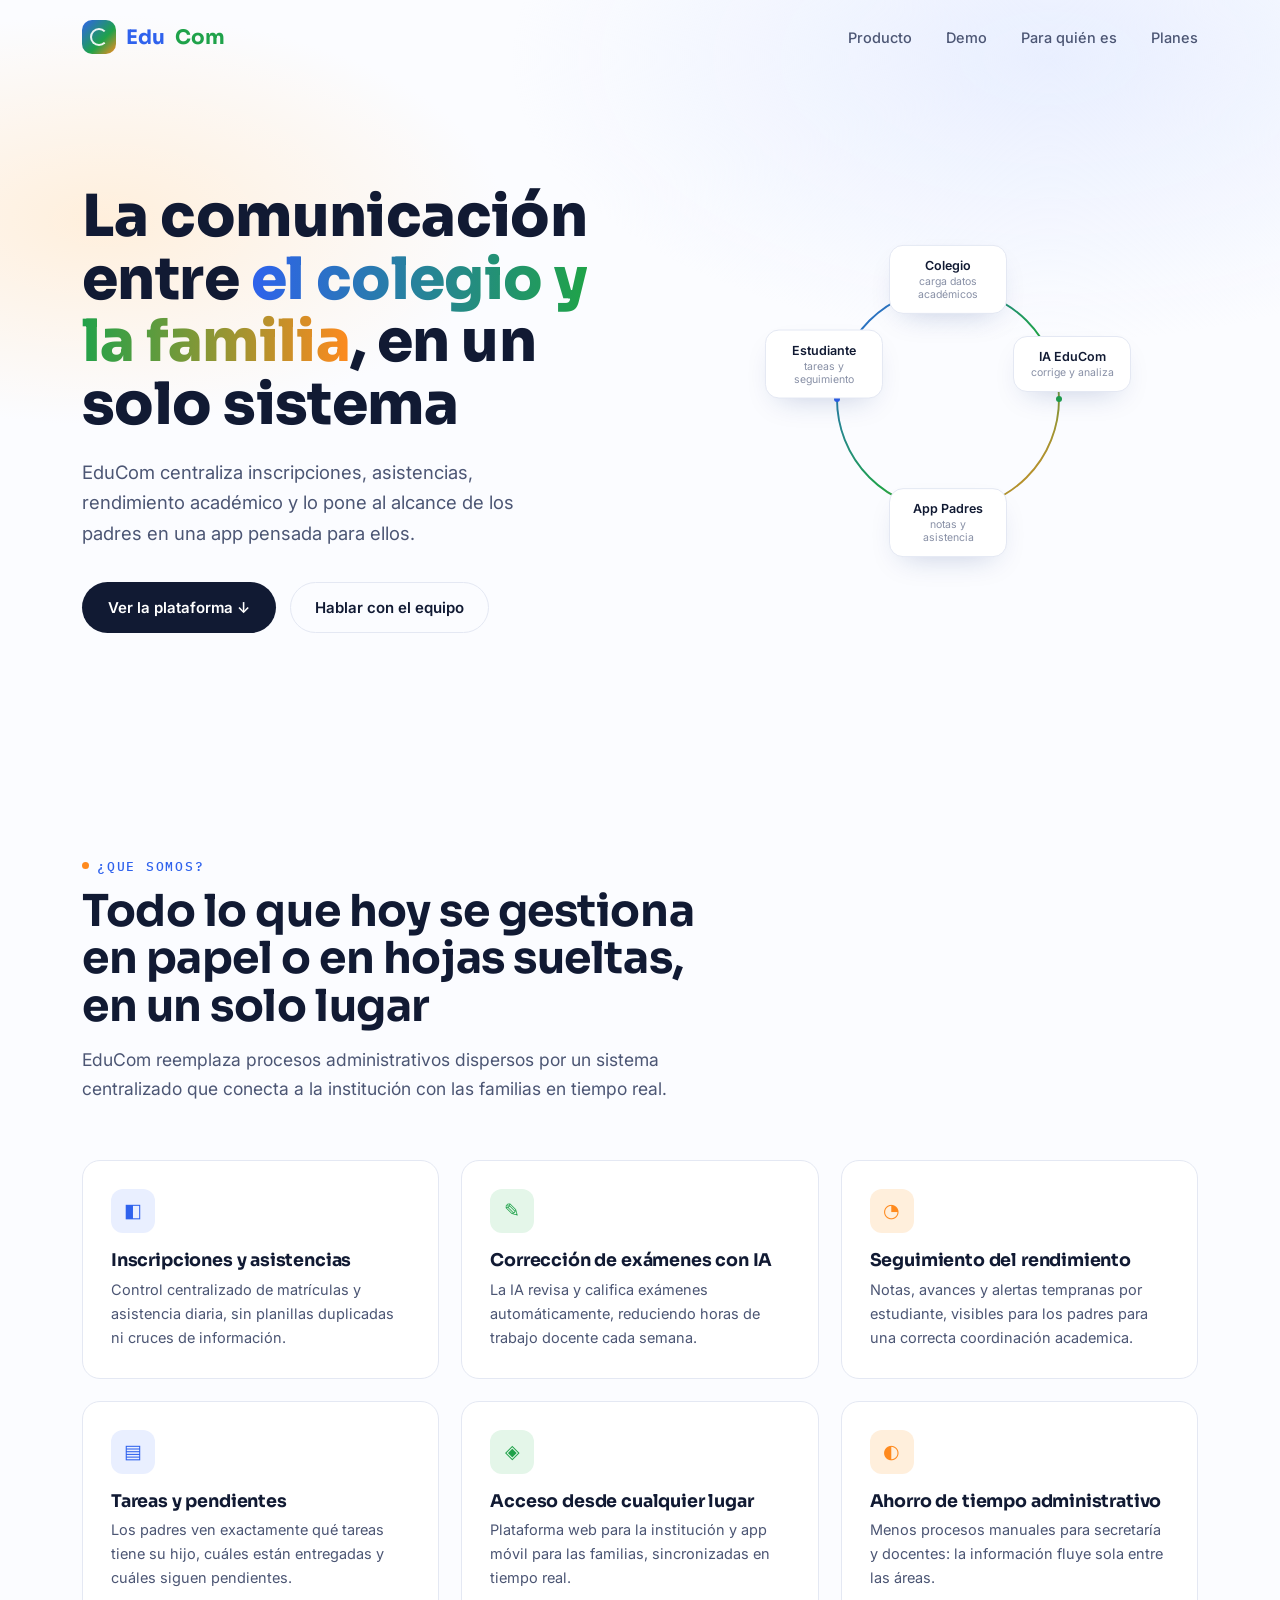
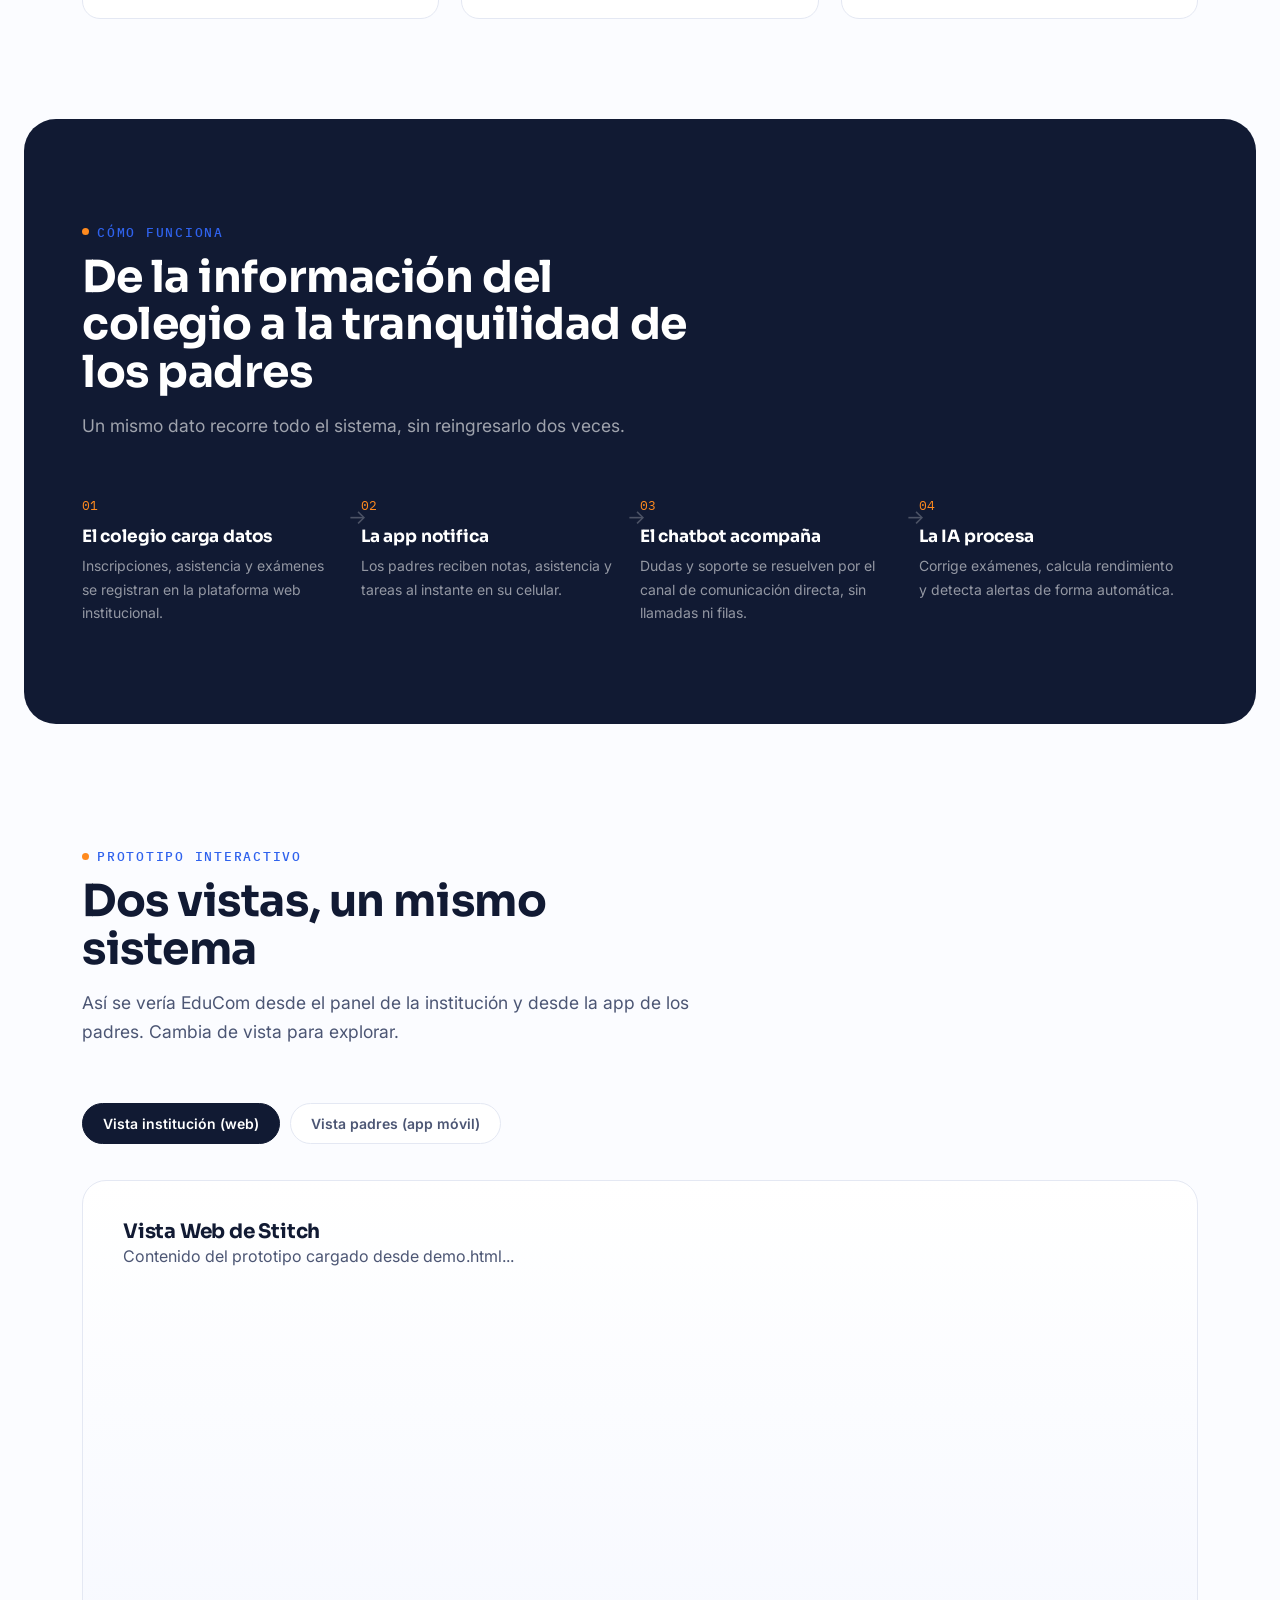
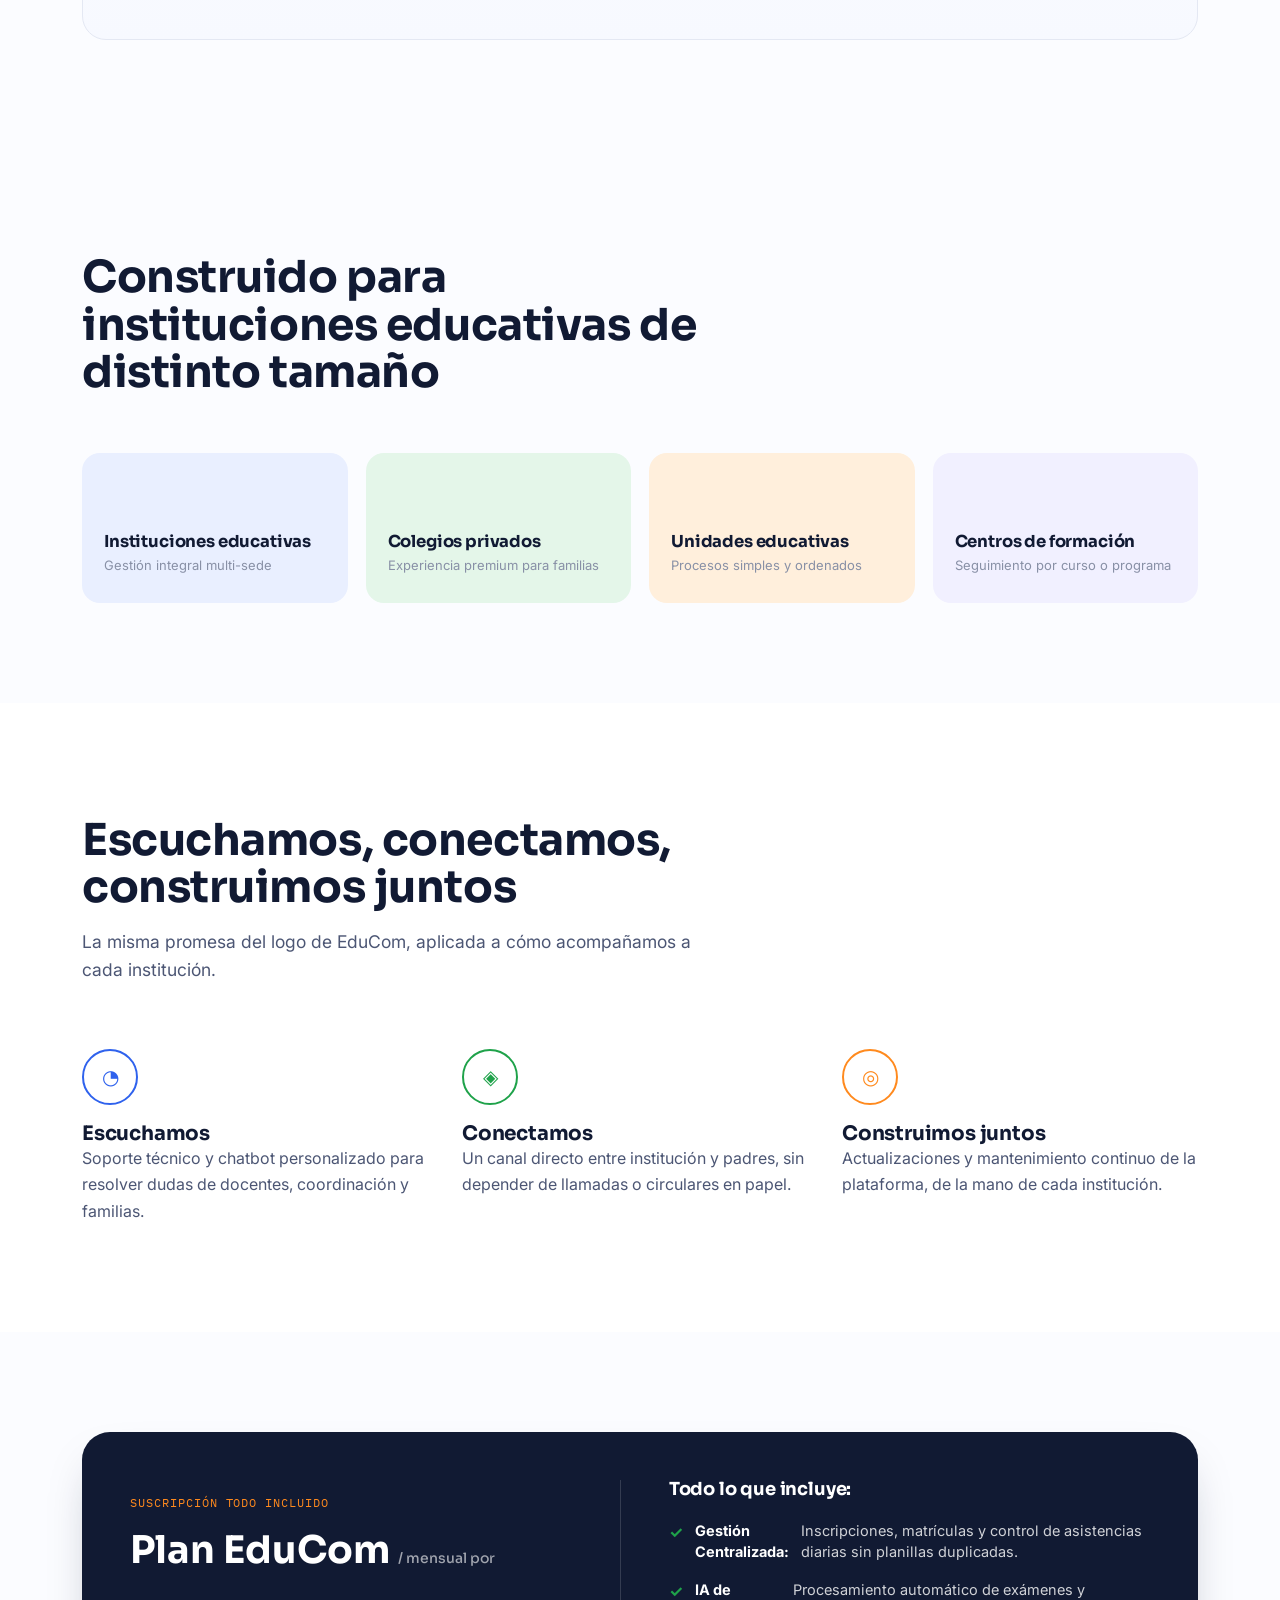
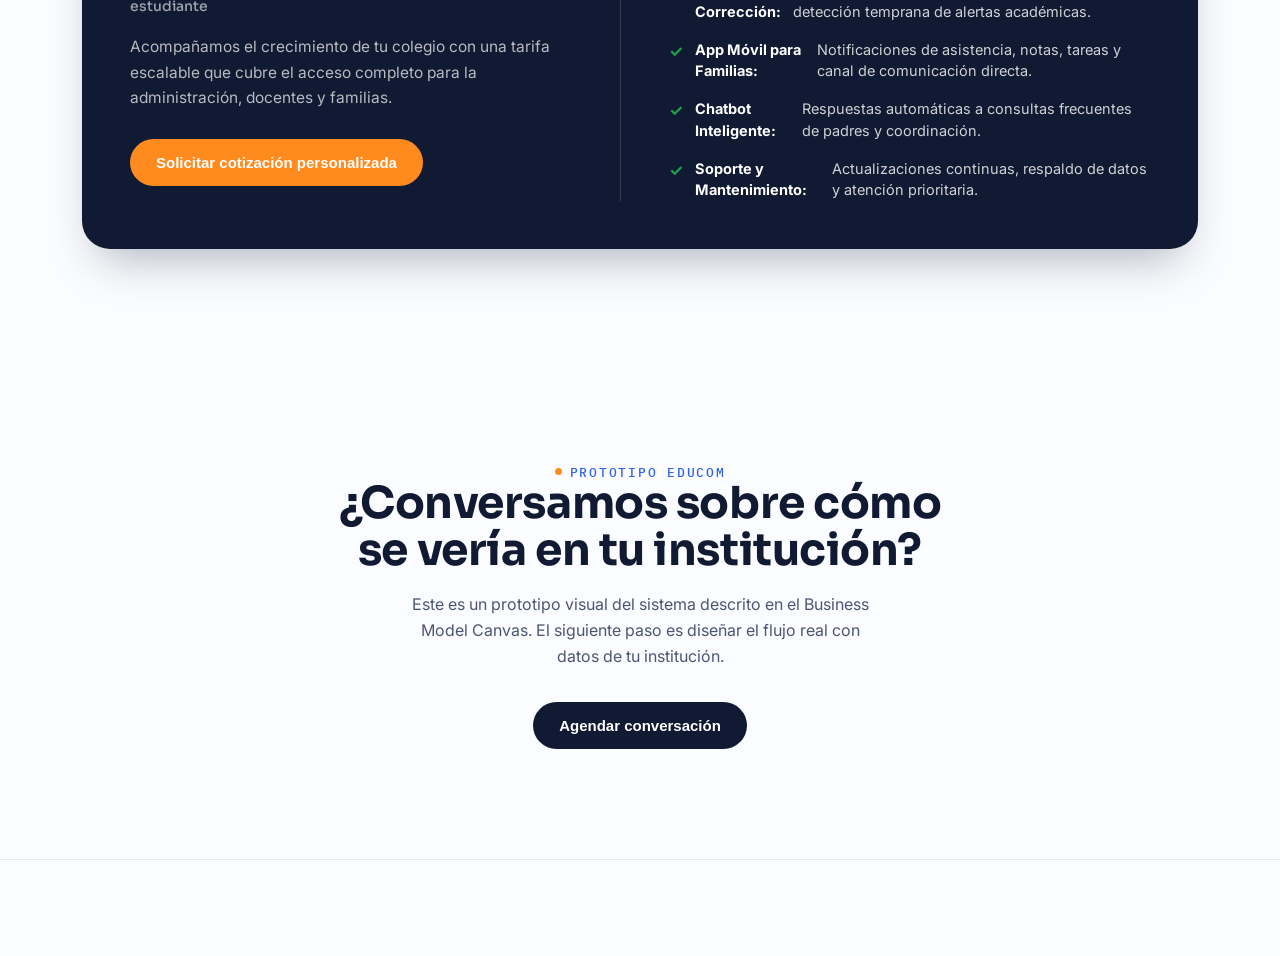
<file: index.html>
<!DOCTYPE html>
<html lang="es">
<head>
<meta charset="UTF-8">
<meta name="viewport" content="width=device-width, initial-scale=1.0">
<title>EduCom — El valor de la comunicación</title>
<link rel="preconnect" href="https://fonts.googleapis.com">
<link rel="preconnect" href="https://fonts.gstatic.com" crossorigin>
<link href="https://fonts.googleapis.com/css2?family=Sora:wght@400;500;600;700;800&family=Inter:wght@400;500;600;700&family=IBM+Plex+Mono:wght@400;500&display=swap" rel="stylesheet">
<link rel="stylesheet" href="style.css">
</head>
<body>

<header id="header">
  <nav class="wrap">
    <div class="brand"><span class="brand-mark"></span><span class="edu">Edu</span><span class="com">Com</span></div>
    <div class="navlinks">
      <a href="#producto">Producto</a>
      <a href="#demo">Demo</a>
      <a href="#segmentos">Para quién es</a>
      <a href="#planes">Planes</a>
    </div>

  </nav>
</header>

<section class="hero">
  <div class="wrap hero-grid">
    <div>
      <h1>La comunicación entre <em>el colegio y la familia</em>, en un solo sistema</h1>
      <p class="lead">EduCom centraliza inscripciones, asistencias, rendimiento académico  y lo pone al alcance de los padres en una app pensada para ellos.</p>
      <div class="hero-actions">
        <a class="btn-primary" href="#demo">Ver la plataforma ↓</a>
        <a class="btn-ghost" href="#contacto">Hablar con el equipo</a>
      </div>
    </div>
    <div class="loop-wrap reveal">
      <svg class="loop-svg" viewBox="0 0 400 400">
        <defs>
          <linearGradient id="loopGrad" x1="0%" y1="0%" x2="100%" y2="100%">
            <stop offset="0%" stop-color="#2F62ED"/>
            <stop offset="55%" stop-color="#1FA24A"/>
            <stop offset="100%" stop-color="#FF8A1E"/>
          </linearGradient>
        </defs>
        <circle cx="200" cy="200" r="148" fill="none" stroke="#E4E8F3" stroke-width="2"/>
        <circle id="loopCircle" cx="200" cy="200" r="148" fill="none" stroke="url(#loopGrad)" stroke-width="2.5"
          stroke-dasharray="930" stroke-dashoffset="930" stroke-linecap="round"/>
        <circle cx="200" cy="52" r="4" fill="#2F62ED"/>
        <circle cx="348" cy="200" r="4" fill="#1FA24A"/>
        <circle cx="200" cy="348" r="4" fill="#FF8A1E"/>
        <circle cx="52" cy="200" r="4" fill="#2F62ED"/>
      </svg>
      <div class="loop-node n-school"><span class="dot"></span>Colegio<small>carga datos académicos</small></div>
      <div class="loop-node n-ai"><span class="dot"></span>IA EduCom<small>corrige y analiza</small></div>
      <div class="loop-node n-parent"><span class="dot"></span>App Padres<small>notas y asistencia</small></div>
      <div class="loop-node n-student"><span class="dot"></span>Estudiante<small>tareas y seguimiento</small></div>
    </div>
  </div>
</section>

<section class="features" id="producto">
  <div class="wrap">
    <div class="section-head reveal">
      <span class="eyebrow">¿Que somos?</span>
      <h2>Todo lo que hoy se gestiona en papel o en hojas sueltas, en un solo lugar</h2>
      <p>EduCom reemplaza procesos administrativos dispersos por un sistema centralizado que conecta a la institución con las familias en tiempo real.</p>
    </div>
    <div class="feature-grid">
      <div class="feature-card reveal">
        <div class="icon icon-blue">◧</div>
        <h3>Inscripciones y asistencias</h3>
        <p>Control centralizado de matrículas y asistencia diaria, sin planillas duplicadas ni cruces de información.</p>
      </div>
      <div class="feature-card reveal">
        <div class="icon icon-green">✎</div>
        <h3>Corrección de exámenes con IA</h3>
        <p>La IA revisa y califica exámenes automáticamente, reduciendo horas de trabajo docente cada semana.</p>
      </div>
      <div class="feature-card reveal">
        <div class="icon icon-orange">◔</div>
        <h3>Seguimiento del rendimiento</h3>
        <p>Notas, avances y alertas tempranas por estudiante, visibles para los padres para una correcta coordinación academica.</p>
      </div>
      <div class="feature-card reveal">
        <div class="icon icon-blue">▤</div>
        <h3>Tareas y pendientes</h3>
        <p>Los padres ven exactamente qué tareas tiene su hijo, cuáles están entregadas y cuáles siguen pendientes.</p>
      </div>
      <div class="feature-card reveal">
        <div class="icon icon-green">◈</div>
        <h3>Acceso desde cualquier lugar</h3>
        <p>Plataforma web para la institución y app móvil para las familias, sincronizadas en tiempo real.</p>
      </div>
      <div class="feature-card reveal">
        <div class="icon icon-orange">◐</div>
        <h3>Ahorro de tiempo administrativo</h3>
        <p>Menos procesos manuales para secretaría y docentes: la información fluye sola entre las áreas.</p>
      </div>
    </div>
  </div>
</section>

<section class="flow">
  <div class="wrap">
    <div class="section-head reveal">
      <span class="eyebrow">Cómo funciona</span>
      <h2>De la información del colegio a la tranquilidad de los padres</h2>
      <p>Un mismo dato recorre todo el sistema, sin reingresarlo dos veces.</p>
    </div>
    <div class="flow-steps">
      <div class="flow-step reveal">
        <span class="num">01</span>
        <h3>El colegio carga datos</h3>
        <p>Inscripciones, asistencia y exámenes se registran en la plataforma web institucional.</p>
      </div>
      <div class="flow-step reveal">
        <span class="num">02</span>
        <h3>La app notifica</h3>
        <p>Los padres reciben notas, asistencia y tareas al instante en su celular.</p>
      </div>
      <div class="flow-step reveal">
        <span class="num">03</span>
        <h3>El chatbot acompaña</h3>
        <p>Dudas y soporte se resuelven por el canal de comunicación directa, sin llamadas ni filas.</p>
      </div>
      <div class="flow-step reveal">
        <span class="num">04</span>
        <h3>La IA procesa</h3>
        <p>Corrige exámenes, calcula rendimiento y detecta alertas de forma automática.</p>
      </div>
    </div>
  </div>
</section>

<section class="demo" id="demo">
  <div class="wrap">
    <div class="section-head reveal">
      <span class="eyebrow">Prototipo interactivo</span>
      <h2>Dos vistas, un mismo sistema</h2>
      <p>Así se vería EduCom desde el panel de la institución y desde la app de los padres. Cambia de vista para explorar.</p>
    </div>

    <div class="demo-tabs reveal">
      <div class="demo-tab active" data-tab="web">Vista institución (web)</div>
      <div class="demo-tab" data-tab="app">Vista padres (app móvil)</div>
    </div>

    <!-- Contenedor donde se cargará el contenido de demo.html -->
    <div id="demo-container">
      <p>Cargando demo...</p>
    </div>

  </div>
</section>

<section class="audience" id="segmentos">
  <div class="wrap">
    <div class="section-head reveal">
      <h2>Construido para instituciones educativas de distinto tamaño</h2>
    </div>
    <div class="aud-grid">
      <div class="aud-card aud-1 reveal"><h3>Instituciones educativas</h3><p>Gestión integral multi-sede</p></div>
      <div class="aud-card aud-2 reveal"><h3>Colegios privados</h3><p>Experiencia premium para familias</p></div>
      <div class="aud-card aud-3 reveal"><h3>Unidades educativas</h3><p>Procesos simples y ordenados</p></div>
      <div class="aud-card aud-4 reveal"><h3>Centros de formación</h3><p>Seguimiento por curso o programa</p></div>
    </div>
  </div>
</section>

<section class="comm">
  <div class="wrap">
    <div class="section-head reveal">
      <h2>Escuchamos, conectamos, construimos juntos</h2>
      <p>La misma promesa del logo de EduCom, aplicada a cómo acompañamos a cada institución.</p>
    </div>
    <div class="comm-grid">
      <div class="comm-card reveal">
        <div class="ring">◔</div>
        <h3>Escuchamos</h3>
        <p>Soporte técnico y chatbot personalizado para resolver dudas de docentes, coordinación y familias.</p>
      </div>
      <div class="comm-card reveal">
        <div class="ring">◈</div>
        <h3>Conectamos</h3>
        <p>Un canal directo entre institución y padres, sin depender de llamadas o circulares en papel.</p>
      </div>
      <div class="comm-card reveal">
        <div class="ring">◎</div>
        <h3>Construimos juntos</h3>
        <p>Actualizaciones y mantenimiento continuo de la plataforma, de la mano de cada institución.</p>
      </div>
    </div>
  </div>
</section>

<section class="pricing" id="planes">
  <div class="wrap">
    <div class="price-card-single reveal">
      <div class="price-main">
        <span class="tag">Suscripción Todo Incluido</span>
        <div class="price">Plan EduCom <span> / mensual por estudiante</span></div>
        <p>Acompañamos el crecimiento de tu colegio con una tarifa escalable que cubre el acceso completo para la administración, docentes y familias.</p>
        <button class="btn-primary">Solicitar cotización personalizada</button>
      </div>

      <div class="price-features">
        <h3>Todo lo que incluye:</h3>
        <ul class="features-list">
          <li><strong>Gestión Centralizada:</strong> Inscripciones, matrículas y control de asistencias diarias sin planillas duplicadas.</li>
          <li><strong>IA de Corrección:</strong> Procesamiento automático de exámenes y detección temprana de alertas académicas.</li>
          <li><strong>App Móvil para Familias:</strong> Notificaciones de asistencia, notas, tareas y canal de comunicación directa.</li>
          <li><strong>Chatbot Inteligente:</strong> Respuestas automáticas a consultas frecuentes de padres y coordinación.</li>
          <li><strong>Soporte y Mantenimiento:</strong> Actualizaciones continuas, respaldo de datos y atención prioritaria.</li>
        </ul>
      </div>
    </div>
  </div>
</section>

<section class="cta-final">
  <div class="wrap">
    <span class="eyebrow" style="justify-content:center;">Prototipo EduCom</span>
    <h2>¿Conversamos sobre cómo se vería en tu institución?</h2>
    <p>Este es un prototipo visual del sistema descrito en el Business Model Canvas. El siguiente paso es diseñar el flujo real con datos de tu institución.</p>
    <button class="btn-primary">Agendar conversación</button>
  </div>
</section>

<footer>
  <div class="wrap">
 
</footer>

<script src="function.js"></script>
</script>
</body>
</html>
</file>
<file: style.css>
:root{
    --blue-deep:#0F2E7A;
    --blue:#2F62ED;
    --blue-soft:#E9EFFF;
    --green:#1FA24A;
    --green-soft:#E4F6E9;
    --orange:#FF8A1E;
    --orange-soft:#FFEFDC;
    --ink:#111A33;
    --ink-60:#4C5674;
    --ink-40:#8890A6;
    --paper:#FBFCFF;
    --line:#E4E8F3;
    --white:#FFFFFF;
    --radius:18px;
    --font-display:'Sora', sans-serif;
    --font-body:'Inter', sans-serif;
    --font-mono:'IBM Plex Mono', monospace;
  }

  *{box-sizing:border-box; margin:0; padding:0;}
  html{scroll-behavior:smooth;}
  body{
    font-family:var(--font-body);
    color:var(--ink);
    background:var(--paper);
    -webkit-font-smoothing:antialiased;
    overflow-x:hidden;
  }
  img{max-width:100%; display:block;}
  a{color:inherit; text-decoration:none;}
  ul{list-style:none;}
  section{position:relative;}
  .wrap{max-width:1180px; margin:0 auto; padding:0 32px;}
  .eyebrow{
    font-family:var(--font-mono);
    font-size:12.5px;
    letter-spacing:.14em;
    text-transform:uppercase;
    color:var(--blue);
    font-weight:500;
    display:inline-flex;
    align-items:center;
    gap:8px;
  }
  .eyebrow::before{
    content:'';
    width:7px; height:7px; border-radius:50%;
    background:var(--orange);
    display:inline-block;
  }
  h1,h2,h3,h4{font-family:var(--font-display); color:var(--ink); line-height:1.08; letter-spacing:-0.01em;}
  h2{font-size:clamp(30px,3.6vw,44px); font-weight:700;}
  h3{font-size:20px; font-weight:700;}
  p{color:var(--ink-60); line-height:1.65; font-size:16px;}
  .section-head{max-width:640px; margin-bottom:56px;}
  .section-head h2{margin-top:14px;}
  .section-head p{margin-top:16px; font-size:17.5px;}

  /* reveal on scroll */
  .reveal{opacity:0; transform:translateY(22px); transition:opacity .7s ease, transform .7s ease;}
  .reveal.show{opacity:1; transform:translateY(0);}

  /* ---------- NAV ---------- */
  header{
    position:fixed; top:0; left:0; right:0; z-index:100;
    padding:20px 0;
    transition:background .35s ease, box-shadow .35s ease, padding .35s ease;
  }
  header.scrolled{
    background:rgba(251,252,255,.86);
    backdrop-filter:blur(14px);
    -webkit-backdrop-filter:blur(14px);
    box-shadow:0 1px 0 var(--line);
    padding:14px 0;
  }
  nav{display:flex; align-items:center; justify-content:space-between;}
  .brand{display:flex; align-items:center; gap:10px; font-family:var(--font-display); font-weight:700; font-size:20px;}
  .brand-mark{
    width:34px; height:34px; border-radius:10px;
    background:linear-gradient(135deg, var(--blue) 0%, var(--green) 60%, var(--orange) 100%);
    position:relative;
    flex-shrink:0;
  }
  .brand-mark::after{
    content:'';
    position:absolute; inset:8px;
    border:2px solid rgba(255,255,255,.9);
    border-radius:50%;
    border-right-color:transparent;
  }
  .brand span.edu{color:var(--blue);}
  .brand span.com{color:var(--green);}
  .navlinks{display:flex; gap:34px; font-size:14.5px; font-weight:500; color:var(--ink-60);}
  .navlinks a{transition:color .2s ease; position:relative;}
  .navlinks a:hover{color:var(--ink);}
  .nav-cta{
    background:var(--ink); color:#fff; padding:11px 22px; border-radius:100px;
    font-size:14px; font-weight:600; transition:background .2s ease, transform .2s ease;
  }
  .nav-cta:hover{background:var(--blue); transform:translateY(-1px);}
  @media (max-width:860px){ .navlinks{display:none;} }

  /* ---------- HERO ---------- */
  .hero{
    padding:168px 0 100px;
    background:
      radial-gradient(60% 55% at 82% 8%, var(--blue-soft) 0%, rgba(233,239,255,0) 70%),
      radial-gradient(45% 40% at 8% 30%, var(--orange-soft) 0%, rgba(255,239,220,0) 70%);
  }
  .hero-grid{display:grid; grid-template-columns:1.05fr .95fr; gap:64px; align-items:center;}
  @media (max-width:960px){ .hero-grid{grid-template-columns:1fr;} }
  .hero h1{
    font-size:clamp(38px, 4.6vw, 58px);
    font-weight:800;
    margin-top:18px;
  }
  .hero h1 em{
    font-style:normal;
    background:linear-gradient(92deg, var(--blue), var(--green) 55%, var(--orange) 100%);
    -webkit-background-clip:text; background-clip:text; color:transparent;
  }
  .hero p.lead{font-size:18.5px; margin-top:20px; max-width:480px;}
  .hero-actions{display:flex; gap:14px; margin-top:34px; flex-wrap:wrap;}
  .btn-primary{
    background:var(--ink); color:#fff; padding:15px 26px; border-radius:100px;
    font-weight:600; font-size:15px; display:inline-flex; align-items:center; gap:8px;
    transition:transform .2s ease, background .2s ease; border:none; cursor:pointer;
  }
  .btn-primary:hover{transform:translateY(-2px); background:var(--blue);}
  .btn-ghost{
    padding:15px 24px; border-radius:100px; font-weight:600; font-size:15px;
    border:1.5px solid var(--line); color:var(--ink); background:transparent;
    transition:border-color .2s ease, background .2s ease; cursor:pointer;
  }
  .btn-ghost:hover{border-color:var(--blue); background:var(--blue-soft);}
  .hero-stats{display:flex; gap:34px; margin-top:48px; flex-wrap:wrap;}
  .hero-stats div b{
    font-family:var(--font-mono); font-size:26px; color:var(--ink); display:block; font-weight:500;
  }
  .hero-stats div span{font-size:13px; color:var(--ink-40);}

  /* loop diagram */
  .loop-wrap{position:relative; aspect-ratio:1/1; max-width:480px; margin:0 auto;}
  .loop-svg{width:100%; height:100%;}
  .loop-node{
    position:absolute; width:118px; padding:12px 14px; border-radius:14px;
    background:#fff; border:1px solid var(--line); box-shadow:0 12px 30px -14px rgba(15,46,122,.25);
    font-size:12.5px; font-weight:600; text-align:center; color:var(--ink);
  }
  .loop-node small{display:block; font-weight:400; color:var(--ink-40); font-size:10.5px; margin-top:2px;}
  .loop-node .dot{width:8px; height:8px; border-radius:50%; margin:0 auto 6px;}
  .n-school{top:0; left:50%; transform:translate(-50%,-6%);}
  .n-school .dot{background:var(--blue);}
  .n-ai{top:38%; left:100%; transform:translate(-72%,-50%);}
  .n-ai .dot{background:var(--green);}
  .n-parent{bottom:0; left:50%; transform:translate(-50%,6%);}
  .n-parent .dot{background:var(--orange);}
  .n-student{top:38%; left:0%; transform:translate(-28%,-50%);}
  .n-student .dot{background:var(--blue);}

  /* ---------- LOGOS / TRUST STRIP ---------- */
  .trust{padding:38px 0; border-top:1px solid var(--line); border-bottom:1px solid var(--line);}
  .trust .wrap{display:flex; align-items:center; gap:40px; flex-wrap:wrap; justify-content:space-between;}
  .trust p{font-family:var(--font-mono); font-size:12px; letter-spacing:.08em; text-transform:uppercase; color:var(--ink-40); white-space:nowrap;}
  .trust-items{display:flex; gap:38px; flex-wrap:wrap; opacity:.75;}
  .trust-items span{font-family:var(--font-display); font-weight:700; font-size:15px; color:var(--ink-40);}

  /* ---------- FEATURES ---------- */
  .features{padding:120px 0 100px;}
  .feature-grid{display:grid; grid-template-columns:repeat(3,1fr); gap:22px;}
  @media (max-width:860px){ .feature-grid{grid-template-columns:1fr 1fr;} }
  @media (max-width:600px){ .feature-grid{grid-template-columns:1fr;} }
  .feature-card{
    border:1px solid var(--line); border-radius:var(--radius); padding:28px;
    background:#fff; transition:transform .25s ease, box-shadow .25s ease, border-color .25s ease;
  }
  .feature-card:hover{transform:translateY(-4px); box-shadow:0 20px 40px -24px rgba(15,26,51,.18); border-color:transparent;}
  .feature-card .icon{
    width:44px; height:44px; border-radius:12px; display:flex; align-items:center; justify-content:center;
    margin-bottom:18px; font-size:19px;
  }
  .icon-blue{background:var(--blue-soft); color:var(--blue);}
  .icon-green{background:var(--green-soft); color:var(--green);}
  .icon-orange{background:var(--orange-soft); color:var(--orange);}
  .feature-card h3{font-size:17.5px; margin-bottom:8px;}
  .feature-card p{font-size:14.5px;}
  .feature-card.wide{grid-column:span 1;}

  /* ---------- FLOW ---------- */
  .flow{padding:100px 0; background:var(--ink); border-radius:32px; margin:0 24px; color:#fff;}
  .flow .wrap{max-width:1180px;}
  .flow .section-head h2, .flow .section-head p{color:#fff;}
  .flow .section-head p{color:rgba(255,255,255,.6);}
  .flow-steps{display:grid; grid-template-columns:repeat(4,1fr); gap:0; position:relative;}
  @media (max-width:900px){ .flow-steps{grid-template-columns:1fr 1fr;} }
  @media (max-width:560px){ .flow-steps{grid-template-columns:1fr;} }
  .flow-step{padding:0 22px 0 0; position:relative;}
  .flow-step:not(:last-child)::after{
    content:'→'; position:absolute; right:-6px; top:8px; color:rgba(255,255,255,.25); font-size:20px;
  }
  @media (max-width:900px){ .flow-step:nth-child(2)::after{content:none;} .flow-step:nth-child(4)::after{content:none;} }
  @media (max-width:560px){ .flow-step::after{content:none !important;} }
  .flow-step .num{
    font-family:var(--font-mono); font-size:13px; color:var(--orange); margin-bottom:14px; display:block;
  }
  .flow-step h3{color:#fff; font-size:17px; margin-bottom:8px;}
  .flow-step p{color:rgba(255,255,255,.55); font-size:14px;}

  /* ---------- DEMO ---------- */
  .demo{padding:120px 0 100px;}
  .demo-tabs{display:flex; gap:10px; margin-bottom:36px;}
  .demo-tab{
    padding:11px 20px; border-radius:100px; font-size:14px; font-weight:600; cursor:pointer;
    border:1px solid var(--line); background:#fff; color:var(--ink-60); transition:all .2s ease;
  }
  .demo-tab.active{background:var(--ink); color:#fff; border-color:var(--ink);}
  .demo-stage{
    border:1px solid var(--line); border-radius:24px; background:linear-gradient(180deg,#fff,#F7F9FF);
    padding:40px; min-height:460px; overflow:hidden;
  }
  .demo-panel{display:none;}
  .demo-panel.active{display:block; animation:fadein .5s ease;}
  @keyframes fadein{from{opacity:0; transform:translateY(8px);} to{opacity:1; transform:translateY(0);}}

  /* web dashboard mock */
  .dash{border-radius:16px; overflow:hidden; border:1px solid var(--line); background:#fff; box-shadow:0 30px 60px -30px rgba(15,26,51,.25);}
  .dash-top{display:flex; align-items:center; gap:8px; padding:12px 16px; border-bottom:1px solid var(--line); background:#F9FAFD;}
  .dash-dot{width:9px; height:9px; border-radius:50%; background:var(--line);}
  .dash-body{display:grid; grid-template-columns:190px 1fr;}
  .dash-nav{border-right:1px solid var(--line); padding:20px 14px;}
  .dash-nav .item{padding:10px 12px; border-radius:9px; font-size:13px; font-weight:600; color:var(--ink-40); margin-bottom:4px;}
  .dash-nav .item.active{background:var(--blue-soft); color:var(--blue);}
  .dash-main{padding:26px 30px;}
  .dash-main h4{font-family:var(--font-display); font-size:18px; margin-bottom:4px;}
  .dash-main .sub{color:var(--ink-40); font-size:13px; margin-bottom:22px;}
  .kpi-row{display:grid; grid-template-columns:repeat(3,1fr); gap:14px; margin-bottom:22px;}
  .kpi{border:1px solid var(--line); border-radius:12px; padding:14px 16px;}
  .kpi .v{font-family:var(--font-mono); font-size:22px; font-weight:500;}
  .kpi .l{font-size:12px; color:var(--ink-40); margin-top:2px;}
  .table-mock{border:1px solid var(--line); border-radius:12px; overflow:hidden;}
  .trow{display:grid; grid-template-columns:2fr 1fr 1fr 1fr; padding:11px 16px; font-size:13px; align-items:center;}
  .trow.head{background:#F9FAFD; color:var(--ink-40); font-weight:600; font-size:11.5px; text-transform:uppercase; letter-spacing:.05em;}
  .trow:not(.head){border-top:1px solid var(--line);}
  .badge{display:inline-block; padding:3px 9px; border-radius:100px; font-size:11px; font-weight:600;}
  .badge.ok{background:var(--green-soft); color:var(--green);}
  .badge.warn{background:var(--orange-soft); color:var(--orange);}
  .badge.ai{background:var(--blue-soft); color:var(--blue);}

  /* parent app mock */
  .phone-row{display:flex; gap:40px; align-items:center; justify-content:center; flex-wrap:wrap;}
  .phone{
    width:260px; border-radius:34px; border:8px solid var(--ink); background:#fff;
    box-shadow:0 40px 70px -30px rgba(15,26,51,.35); overflow:hidden;
  }
  .phone-screen{padding:0; }
  .phone-head{background:linear-gradient(120deg,var(--blue),var(--green)); padding:22px 18px 30px; color:#fff;}
  .phone-head .hi{font-size:12px; opacity:.85;}
  .phone-head .name{font-family:var(--font-display); font-weight:700; font-size:17px; margin-top:2px;}
  .phone-cards{padding:16px; margin-top:-16px;}
  .pcard{background:#fff; border:1px solid var(--line); border-radius:14px; padding:14px; margin-bottom:10px; box-shadow:0 10px 24px -18px rgba(15,26,51,.3);}
  .pcard .t{font-size:12px; color:var(--ink-40); margin-bottom:4px;}
  .pcard .v{font-weight:700; font-size:14.5px;}
  .chatbubble{background:var(--blue-soft); border-radius:12px; padding:10px 12px; font-size:12.5px; color:var(--blue-deep); margin-top:6px;}
  .phone-caption{max-width:280px;}
  .phone-caption .eyebrow{margin-bottom:12px;}
  .phone-caption h3{margin-bottom:10px;}
  .phone-caption p{font-size:14.5px;}
  .phone-caption ul{margin-top:16px; display:flex; flex-direction:column; gap:10px;}
  .phone-caption li{font-size:13.5px; color:var(--ink-60); display:flex; gap:8px; align-items:flex-start;}
  .phone-caption li::before{content:'✓'; color:var(--green); font-weight:700;}

  /* ---------- AUDIENCE ---------- */
  .audience{padding:100px 0;}
  .aud-grid{display:grid; grid-template-columns:repeat(4,1fr); gap:18px;}
  @media (max-width:860px){ .aud-grid{grid-template-columns:1fr 1fr;} }
  @media (max-width:500px){ .aud-grid{grid-template-columns:1fr;} }
  .aud-card{
    border-radius:var(--radius); padding:26px 22px; min-height:150px; display:flex; flex-direction:column; justify-content:flex-end;
    position:relative; overflow:hidden;
  }
  .aud-card h3{font-size:16.5px; margin-bottom:4px;}
  .aud-card p{font-size:13px; color:var(--ink-40);}
  .aud-1{background:var(--blue-soft);}
  .aud-2{background:var(--green-soft);}
  .aud-3{background:var(--orange-soft);}
  .aud-4{background:#F1F0FF;}

  /* ---------- COMM VALUES ---------- */
  .comm{padding:100px 0; background:#fff;}
  .comm-grid{display:grid; grid-template-columns:repeat(3,1fr); gap:24px;}
  @media (max-width:800px){ .comm-grid{grid-template-columns:1fr;} }
  .comm-card{text-align:left; padding:8px 0;}
  .comm-card .ring{
    width:56px; height:56px; border-radius:50%; border:2px solid var(--line);
    display:flex; align-items:center; justify-content:center; font-size:20px; margin-bottom:18px;
  }
  .comm-card:nth-child(1) .ring{border-color:var(--blue); color:var(--blue);}
  .comm-card:nth-child(2) .ring{border-color:var(--green); color:var(--green);}
  .comm-card:nth-child(3) .ring{border-color:var(--orange); color:var(--orange);}

  /* ---------- PRICING ---------- */
/* ---------- PRICING ---------- */
.pricing {
  padding: 100px 0;
}

.price-card-single {
  background: var(--ink);
  color: #fff;
  border-radius: 28px;
  padding: 48px;
  display: grid;
  grid-template-columns: 1fr 1.2fr;
  gap: 48px;
  align-items: center;
  box-shadow: 0 24px 48px -18px rgba(15, 26, 51, 0.35);
}

.price-main {
  display: flex;
  flex-direction: column;
}

.price-main .tag {
  font-family: var(--font-mono);
  font-size: 12px;
  text-transform: uppercase;
  letter-spacing: .08em;
  color: var(--orange);
}

.price-main .price {
  font-family: var(--font-display);
  font-size: 38px;
  font-weight: 700;
  margin: 16px 0 12px;
  color: #fff;
}

.price-main .price span {
  font-size: 14px;
  font-weight: 500;
  color: rgba(255, 255, 255, .6);
}

.price-main p {
  color: rgba(255, 255, 255, .7);
  font-size: 15.5px;
  margin-bottom: 28px;
}

.price-main .btn-primary {
  align-self: flex-start;
  background: var(--orange);
  color: #fff;
}

.price-main .btn-primary:hover {
  background: var(--blue);
}

.price-features {
  border-left: 1px solid rgba(255, 255, 255, .15);
  padding-left: 48px;
}

.price-features h3 {
  color: #fff;
  font-size: 18px;
  margin-bottom: 20px;
}

.features-list {
  display: flex;
  flex-direction: column;
  gap: 16px;
}

.features-list li {
  font-size: 14.5px;
  color: rgba(255, 255, 255, .8);
  line-height: 1.5;
  display: flex;
  gap: 12px;
  align-items: flex-start;
}

.features-list li::before {
  content: '✓';
  color: var(--green);
  font-weight: 700;
  font-size: 16px;
  flex-shrink: 0;
}

.features-list strong {
  color: #fff;
}

/* Responsivo para móviles y tablets */
@media (max-width: 900px) {
  .price-card-single {
    grid-template-columns: 1fr;
    gap: 32px;
    padding: 32px;
  }

  .price-features {
    border-left: none;
    border-top: 1px solid rgba(255, 255, 255, .15);
    padding-left: 0;
    padding-top: 32px;
  }
}
  /* ---------- CTA ---------- */
  .cta-final{padding:110px 0; text-align:center;}
  .cta-final h2{max-width:640px; margin:0 auto;}
  .cta-final p{max-width:480px; margin:16px auto 32px;}

  /* ---------- FOOTER ---------- */
  footer{padding:56px 0 40px; border-top:1px solid var(--line);}
  .foot-top{display:flex; justify-content:space-between; align-items:flex-start; flex-wrap:wrap; gap:30px; margin-bottom:40px;}
  .foot-cols{display:flex; gap:60px; flex-wrap:wrap;}
  .foot-col h4{font-size:12px; text-transform:uppercase; letter-spacing:.06em; color:var(--ink-40); margin-bottom:14px; font-family:var(--font-mono); font-weight:500;}
  .foot-col a{display:block; font-size:14px; color:var(--ink-60); margin-bottom:9px; transition:color .2s;}
  .foot-col a:hover{color:var(--blue);}
  .foot-bottom{display:flex; justify-content:space-between; color:var(--ink-40); font-size:12.5px; flex-wrap:wrap; gap:10px; padding-top:24px; border-top:1px solid var(--line);}

  .badge-proto{
    position:fixed; bottom:20px; right:20px; z-index:200;
    background:var(--ink); color:#fff; font-family:var(--font-mono); font-size:11px;
    padding:9px 14px; border-radius:100px; opacity:.85; letter-spacing:.03em;
    display:flex; align-items:center; gap:7px;
  }
  .badge-proto::before{content:''; width:6px; height:6px; border-radius:50%; background:var(--orange); animation:pulse 1.6s infinite;}
  @keyframes pulse{0%,100%{opacity:1;} 50%{opacity:.3;}}
</file>
